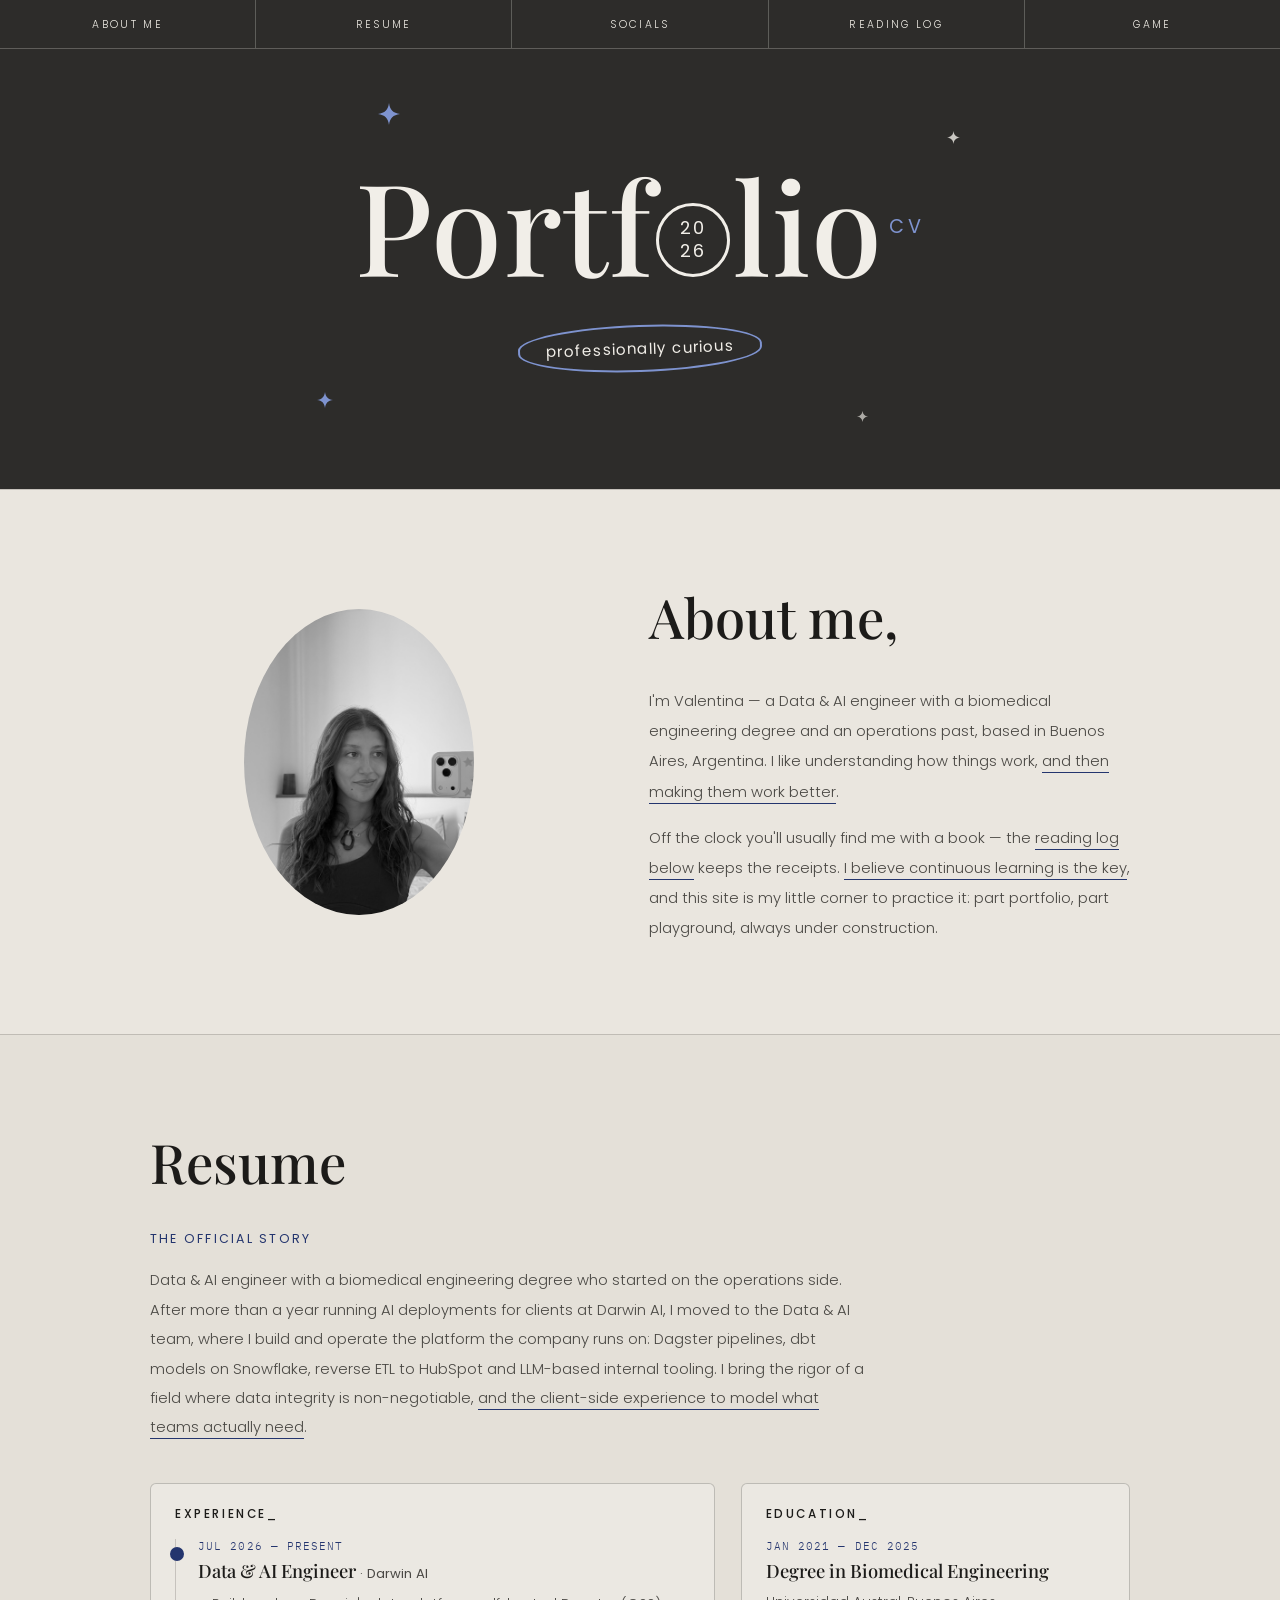
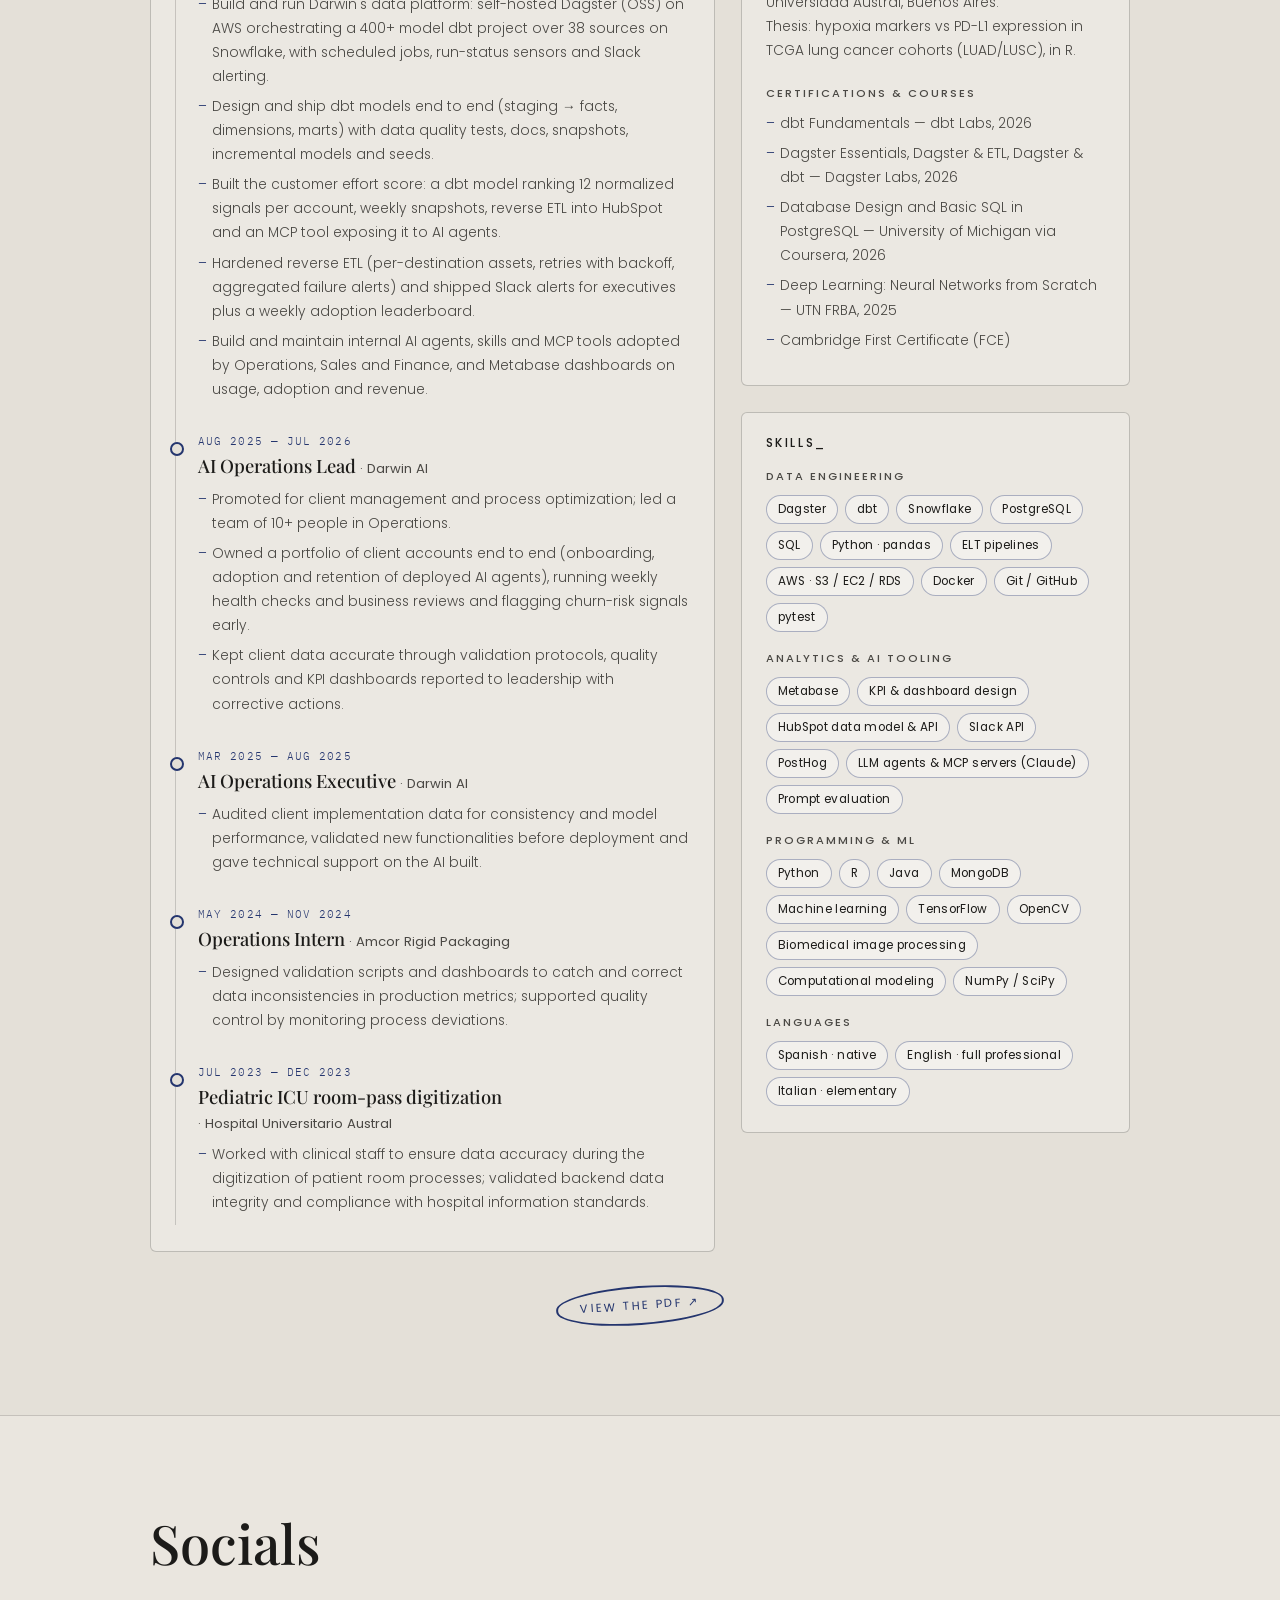
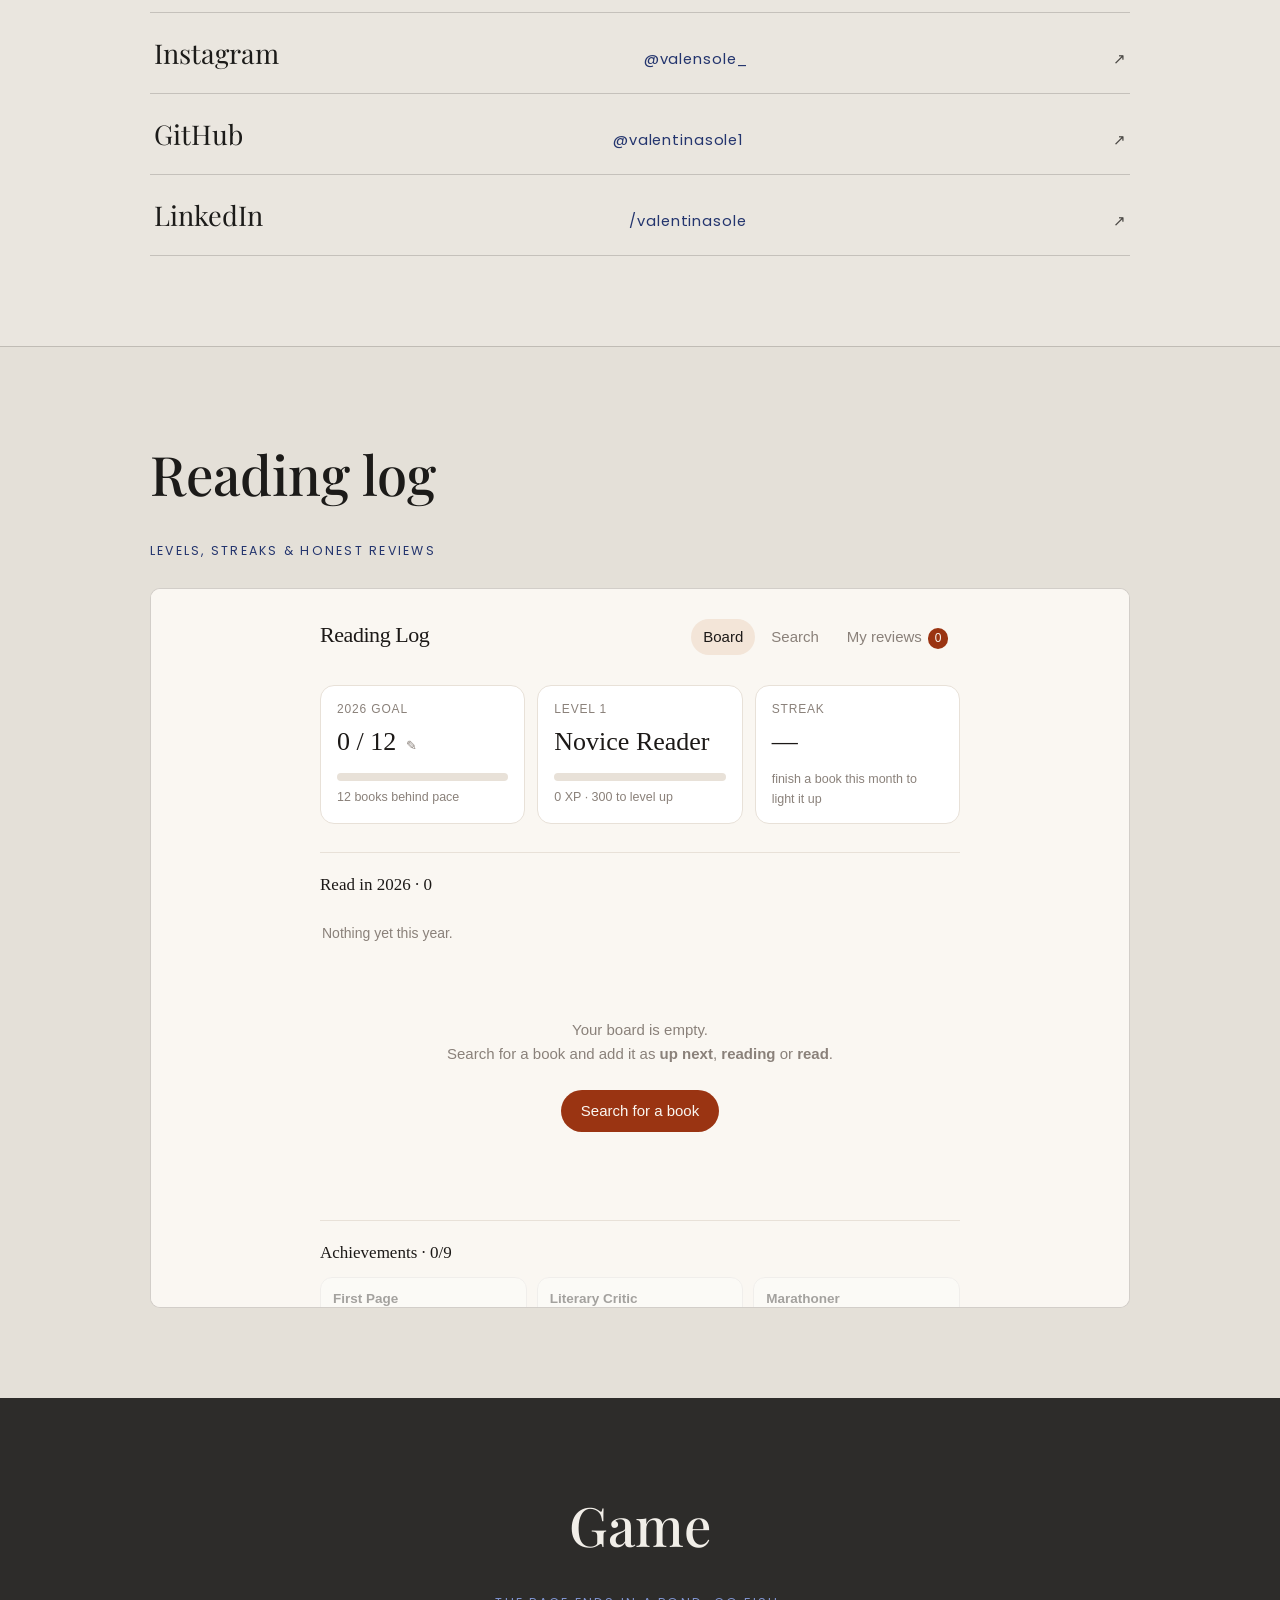
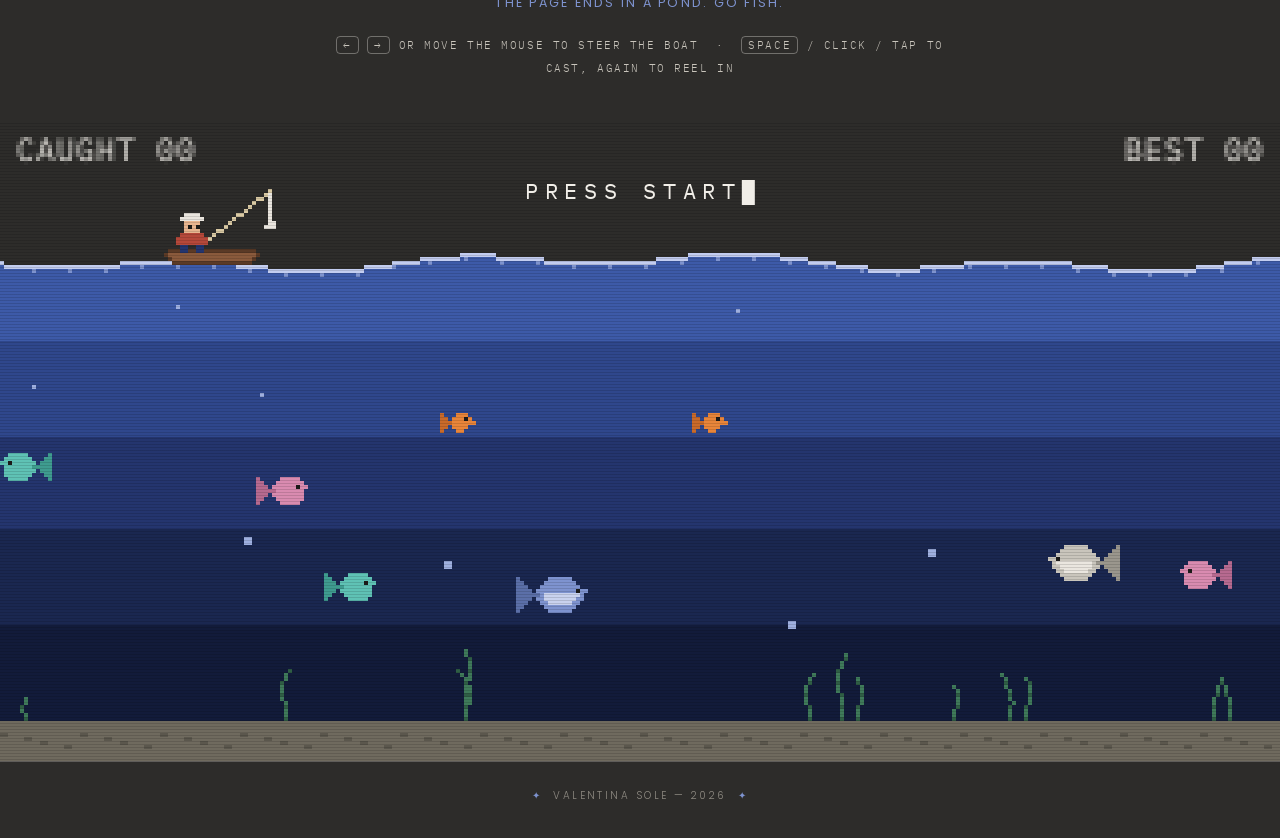
<file: index.html>
<!DOCTYPE html>
<html lang="en">
<head>
<meta charset="UTF-8">
<meta name="viewport" content="width=device-width, initial-scale=1.0">
<meta name="color-scheme" content="light">
<title>Valentina</title>
<link rel="preconnect" href="https://fonts.googleapis.com">
<link rel="preconnect" href="https://fonts.gstatic.com" crossorigin>
<link href="https://fonts.googleapis.com/css2?family=Playfair+Display:ital,wght@0,500;0,600;1,500&family=Poppins:wght@300;400;500&family=IBM+Plex+Mono:wght@300;400;600&display=swap" rel="stylesheet">
<style>
  :root {
    --dark: #2d2c2a;
    --cream: #eae6df;
    --cream-2: #e4e0d8;
    --ink: #1c1b19;
    --ink-soft: #4a4844;
    --blue: #24356e;
    --blue-soft: #7e93cf;
    --hair: rgba(28, 27, 25, .18);
    --hair-light: rgba(241, 238, 232, .25);
    --serif: "Playfair Display", Georgia, serif;
    --sans: "Poppins", "Helvetica Neue", sans-serif;
    --mono: "IBM Plex Mono", ui-monospace, Menlo, monospace;
  }
  * { box-sizing: border-box; margin: 0; padding: 0; }
  html { scroll-behavior: smooth; }
  body {
    background: var(--cream);
    color: var(--ink);
    font-family: var(--sans);
    font-weight: 300;
    min-height: 100dvh;
  }
  ::selection { background: var(--blue); color: #fff; }

  /* ── top nav ───────────────────────────────────────────── */
  nav {
    position: sticky;
    top: 0;
    z-index: 50;
    display: flex;
    background: var(--dark);
    color: #efece5;
    border-bottom: 1px solid var(--hair-light);
    overflow-x: auto;
    scrollbar-width: none;
  }
  nav::-webkit-scrollbar { display: none; }
  nav a {
    flex: 1;
    text-align: center;
    padding: 17px 18px 15px;
    color: inherit;
    text-decoration: none;
    font-size: .66rem;
    letter-spacing: .22em;
    text-transform: uppercase;
    white-space: nowrap;
    transition: color .25s;
  }
  nav a + a { border-left: 1px solid var(--hair-light); }
  nav a:hover { color: var(--blue-soft); }

  section { scroll-margin-top: 58px; }

  /* ── hero ──────────────────────────────────────────────── */
  .hero {
    background: var(--dark);
    color: #f1eee8;
    padding: clamp(70px, 12vh, 130px) 24px clamp(80px, 13vh, 140px);
    text-align: center;
    position: relative;
    overflow: hidden;
  }
  .hero-inner { position: relative; display: inline-block; }
  .hero h1 {
    font-family: var(--serif);
    font-weight: 500;
    font-size: clamp(3.4rem, 13vw, 8rem);
    line-height: 1.05;
    letter-spacing: .01em;
  }
  .o-year {
    display: inline-block;
    position: relative;
    width: .58em; height: .58em;
    border: .026em solid currentColor;
    border-radius: 50%;
    margin: 0 .02em;
  }
  .o-year .yr {
    position: absolute;
    inset: 0;
    display: grid;
    place-content: center;
  }
  .o-year .yr span {
    display: block;
    font-family: var(--sans);
    font-weight: 400;
    font-size: .14em;
    letter-spacing: .12em;
    line-height: 1.25;
  }
  .cv {
    font-family: var(--sans);
    font-weight: 400;
    font-size: .15em;
    letter-spacing: .2em;
    text-transform: uppercase;
    color: var(--blue-soft);
    vertical-align: super;
    margin-left: .3em;
  }
  .pill {
    display: inline-block;
    margin-top: 34px;
    font-size: clamp(.8rem, 1.8vw, .95rem);
    font-weight: 400;
    letter-spacing: .08em;
    padding: 10px 26px;
    border: 2px solid var(--blue-soft);
    border-radius: 50%/ 46%;
    transform: rotate(-2deg);
    color: #f1eee8;
  }
  .spark { position: absolute; color: var(--blue-soft); pointer-events: none; }
  .spark svg { width: 100%; height: 100%; display: block; }
  .s1 { width: 22px; top: -3.4em; left: 4%; }
  .s2 { width: 13px; top: -1.6em; right: -2.2em; color: #f1eee8; opacity: .8; }
  .s3 { width: 16px; bottom: -2.2em; left: -2.4em; }
  .s4 { width: 11px; bottom: -3.1em; right: 10%; color: #f1eee8; opacity: .65; }

  /* ── sections ──────────────────────────────────────────── */
  .band { padding: clamp(64px, 10vh, 110px) 24px; border-top: 1px solid var(--hair); }
  .band.alt { background: var(--cream-2); }
  .wrap { max-width: 980px; margin: 0 auto; }
  h2 {
    font-family: var(--serif);
    font-weight: 500;
    font-size: clamp(2.3rem, 6vw, 3.4rem);
    margin-bottom: .6em;
  }
  .u { border-bottom: 1.5px solid var(--blue); padding-bottom: 1px; }
  .hand-note {
    color: var(--blue);
    font-size: .78rem;
    font-weight: 400;
    letter-spacing: .18em;
    text-transform: uppercase;
  }

  /* ── about ─────────────────────────────────────────────── */
  .about-grid {
    display: grid;
    grid-template-columns: minmax(280px, 1fr) minmax(280px, 1.15fr);
    gap: clamp(40px, 7vw, 80px);
    align-items: center;
  }
  @media (max-width: 720px) { .about-grid { grid-template-columns: 1fr; } }
  .photo-cluster { display: grid; place-items: center; padding: 20px 30px; }
  .photo-oval {
    width: min(230px, 60vw);
    aspect-ratio: 3 / 4;
    border-radius: 50%;
    display: block;
    object-fit: cover;
    object-position: 36% 50%; /* photo-5096; use 50% 88% for photo-5092 */
    filter: grayscale(1);
  }
  .about-text p { line-height: 2.05; font-size: .92rem; color: var(--ink-soft); }
  .about-text p + p { margin-top: 1.1em; }

  /* ── resume ────────────────────────────────────────────── */
  .cv-summary {
    max-width: 720px;
    margin: 18px 0 40px;
    line-height: 2;
    font-size: .92rem;
    color: var(--ink-soft);
  }
  .cv-grid {
    display: grid;
    grid-template-columns: minmax(0, 1.45fr) minmax(0, 1fr);
    gap: 26px;
    margin-top: 10px;
    align-items: start;
  }
  .cv-side { display: grid; gap: 26px; }
  @media (max-width: 760px) { .cv-grid { grid-template-columns: 1fr; } }
  .cv-block {
    border: 1.5px solid rgba(28, 27, 25, .22);
    border-radius: 6px;
    padding: 22px 24px 26px;
    background: rgba(255, 255, 255, .25);
  }
  .cv-block h3 {
    font-family: var(--sans);
    font-weight: 500;
    font-size: .74rem;
    letter-spacing: .22em;
    margin-bottom: 16px;
  }
  .timeline { list-style: none; }
  .timeline > li {
    position: relative;
    padding: 0 0 26px 22px;
    border-left: 1.5px solid var(--hair);
  }
  .timeline > li:last-child { padding-bottom: 4px; }
  .timeline > li::before {
    content: "";
    position: absolute;
    left: -6px; top: 8px;
    width: 10px; height: 10px;
    border-radius: 50%;
    background: var(--cream-2);
    border: 2px solid var(--blue);
  }
  .timeline > li:first-child::before { background: var(--blue); }
  .when {
    display: block;
    font-family: var(--mono);
    font-size: .68rem;
    letter-spacing: .1em;
    text-transform: uppercase;
    color: var(--blue);
    margin-bottom: 6px;
  }
  .timeline h4, .edu h4 {
    font-family: var(--serif);
    font-weight: 500;
    font-size: 1.15rem;
    line-height: 1.3;
  }
  .at { font-family: var(--sans); font-weight: 400; font-size: .82rem; color: var(--ink-soft); white-space: nowrap; }
  .timeline ul, .edu ul { list-style: none; margin-top: 10px; }
  .timeline ul li, .edu ul li {
    position: relative;
    padding-left: 14px;
    margin: 6px 0;
    font-size: .86rem;
    line-height: 1.75;
    color: var(--ink-soft);
  }
  .timeline ul li::before, .edu ul li::before {
    content: "–";
    position: absolute;
    left: 0; top: 0;
    color: var(--blue);
  }
  .edu p { font-size: .86rem; line-height: 1.75; color: var(--ink-soft); margin-top: 8px; }
  .edu h5 {
    font-family: var(--sans);
    font-weight: 500;
    font-size: .7rem;
    letter-spacing: .18em;
    text-transform: uppercase;
    color: var(--ink-soft);
    margin: 22px 0 6px;
  }
  .skill-group + .skill-group { margin-top: 18px; }
  .skill-group h5 {
    font-family: var(--sans);
    font-weight: 500;
    font-size: .7rem;
    letter-spacing: .18em;
    text-transform: uppercase;
    color: var(--ink-soft);
    margin-bottom: 10px;
  }
  .chips { display: flex; flex-wrap: wrap; gap: 7px; }
  .chips span {
    font-size: .74rem;
    font-weight: 400;
    letter-spacing: .03em;
    padding: 5px 11px;
    border: 1px solid rgba(36, 53, 110, .35);
    border-radius: 999px;
    color: var(--ink);
    background: rgba(255, 255, 255, .35);
  }
  .stamp {
    display: inline-block;
    border: 2px solid var(--blue);
    color: var(--blue);
    padding: 9px 22px;
    font-weight: 400;
    letter-spacing: .2em;
    font-size: .72rem;
    text-transform: uppercase;
    transform: rotate(-4deg);
    border-radius: 50% / 48%;
    margin-top: 34px;
    text-decoration: none;
    transition: transform .25s, background .25s, color .25s;
  }
  a.stamp:hover { transform: rotate(-4deg) scale(1.04); background: var(--blue); color: var(--cream); }
  .center { text-align: center; }

  /* ── socials ───────────────────────────────────────────── */
  .social-list { margin-top: 6px; }
  .social-row {
    display: flex;
    align-items: baseline;
    justify-content: space-between;
    gap: 18px;
    padding: 22px 4px;
    border-top: 1px solid var(--hair);
    text-decoration: none;
    color: inherit;
  }
  .social-row:last-child { border-bottom: 1px solid var(--hair); }
  .social-row .net {
    font-family: var(--serif);
    font-size: clamp(1.3rem, 3vw, 1.7rem);
    transition: color .25s;
  }
  .social-row .handle {
    font-weight: 400;
    font-size: .92rem;
    letter-spacing: .06em;
    color: var(--blue);
    white-space: nowrap;
  }
  .social-row .go { font-size: .95rem; color: var(--ink-soft); transition: transform .25s; }
  .social-row:hover .net { color: var(--blue); }
  .social-row:hover .go { transform: translate(3px, -3px); }

  /* ── reading log ───────────────────────────────────────── */
  .log-frame {
    display: block;
    width: 100%;
    height: 80vh;
    border: 1px solid var(--hair);
    border-radius: 10px;
    background: #faf6f0;
    margin-top: 28px;
  }

  /* ── game: the pond ────────────────────────────────────── */
  .band.dark {
    background: var(--dark);
    color: #f1eee8;
    border-top: 0;
    text-align: center;
  }
  .band.pond { padding-left: 0; padding-right: 0; padding-bottom: 0; }
  .band.pond .wrap { padding: 0 24px; }
  .band.pond .hand-note { color: var(--blue-soft); }
  .pond-help {
    font-family: var(--mono);
    font-size: .7rem;
    letter-spacing: .14em;
    text-transform: uppercase;
    color: #c9c5bc;
    margin: 22px auto 0;
    max-width: 620px;
    line-height: 2.1;
  }
  .pond-help kbd {
    font: inherit;
    padding: 1px 6px;
    border: 1px solid rgba(241, 238, 232, .35);
    border-radius: 4px;
  }
  .pond-wrap { position: relative; margin-top: 40px; }
  #pond {
    display: block;
    width: 100%;
    height: clamp(320px, 72vh, 640px);
    background: var(--dark);
    image-rendering: crisp-edges;
    image-rendering: pixelated;
    cursor: crosshair;
    outline: none;
    touch-action: pan-y;
    -webkit-tap-highlight-color: transparent;
  }
  #pond:focus-visible { box-shadow: inset 0 0 0 2px var(--blue-soft); }
  .pond-wrap::after {
    content: "";
    position: absolute;
    inset: 0;
    pointer-events: none;
    background: repeating-linear-gradient(to bottom, transparent 0 2px, rgba(0, 0, 0, .13) 2px 3px);
  }
  .press-start {
    font-family: var(--mono);
    font-size: 1.4rem;
    letter-spacing: .3em;
    color: #f1eee8;
  }
  .press-start.overlay {
    position: absolute;
    left: 50%;
    top: 7%;
    transform: translateX(-50%);
    z-index: 1;
    margin: 0;
    padding: 10px 16px;
    background: none;
    border: 0;
    cursor: pointer;
    transition: color .25s;
  }
  .press-start.overlay:hover, .press-start.overlay:focus-visible { color: var(--blue-soft); outline: none; }
  .press-start.overlay[hidden] { display: none; }
  .cursor {
    display: inline-block; width: .6em; height: 1.1em;
    background: currentColor; vertical-align: text-bottom;
    animation: blink 1.05s steps(1) infinite;
  }
  @keyframes blink { 50% { opacity: 0; } }

  footer {
    background: var(--dark);
    color: #8f8b83;
    text-align: center;
    padding: 26px 20px 34px;
    font-size: .64rem;
    letter-spacing: .24em;
    text-transform: uppercase;
    border-top: 1px solid var(--hair-light);
  }
  footer .fs { color: var(--blue-soft); }

  @media (prefers-reduced-motion: reduce) {
    html { scroll-behavior: auto; }
    .cursor { animation: none; }
  }
</style>
</head>
<body>

<nav aria-label="Sections">
  <a href="#about">About me</a>
  <a href="#resume">Resume</a>
  <a href="#socials">Socials</a>
  <a href="#reading-log">Reading log</a>
  <a href="#game">Game</a>
</nav>

<header class="hero">
  <div class="hero-inner">
    <span class="spark s1" aria-hidden="true"><svg viewBox="0 0 24 24" fill="currentColor"><path d="M12 0c1 7.5 4.5 11 12 12-7.5 1-11 4.5-12 12-1-7.5-4.5-11-12-12C7.5 11 11 7.5 12 0Z"/></svg></span>
    <span class="spark s2" aria-hidden="true"><svg viewBox="0 0 24 24" fill="currentColor"><path d="M12 0c1 7.5 4.5 11 12 12-7.5 1-11 4.5-12 12-1-7.5-4.5-11-12-12C7.5 11 11 7.5 12 0Z"/></svg></span>
    <span class="spark s3" aria-hidden="true"><svg viewBox="0 0 24 24" fill="currentColor"><path d="M12 0c1 7.5 4.5 11 12 12-7.5 1-11 4.5-12 12-1-7.5-4.5-11-12-12C7.5 11 11 7.5 12 0Z"/></svg></span>
    <span class="spark s4" aria-hidden="true"><svg viewBox="0 0 24 24" fill="currentColor"><path d="M12 0c1 7.5 4.5 11 12 12-7.5 1-11 4.5-12 12-1-7.5-4.5-11-12-12C7.5 11 11 7.5 12 0Z"/></svg></span>
    <h1 aria-label="Portfolio"><span aria-hidden="true">Portf<span class="o-year"><span class="yr"><span>20</span><span>26</span></span></span>lio<span class="cv">cv</span></span></h1>
    <div><span class="pill">professionally curious</span></div>
  </div>
</header>

<main>

  <!-- ABOUT ME -->
  <section class="band" id="about">
    <div class="wrap about-grid">
      <div class="photo-cluster">
        <img class="photo-oval" src="assets/photo-5096.jpg" alt="Portrait of Valentina">
      </div>
      <div class="about-text">
        <h2>About me,</h2>
        <p>I'm Valentina — a Data &amp; AI engineer with a biomedical engineering degree and an operations past, based in Buenos Aires, Argentina. I like understanding how things work, <span class="u">and then making them work better</span>.</p>
        <p>Off the clock you'll usually find me with a book — the <a class="u" href="#reading-log" style="color:inherit;text-decoration:none">reading log below</a> keeps the receipts. <span class="u">I believe continuous learning is the key</span>, and this site is my little corner to practice it: part portfolio, part playground, always under construction.</p>
      </div>
    </div>
  </section>

  <!-- RESUME -->
  <section class="band alt" id="resume">
    <div class="wrap">
      <h2>Resume</h2>
      <p class="hand-note">the official story</p>
      <p class="cv-summary">Data &amp; AI engineer with a biomedical engineering degree who started on the operations side. After more than a year running AI deployments for clients at Darwin AI, I moved to the Data &amp; AI team, where I build and operate the platform the company runs on: Dagster pipelines, dbt models on Snowflake, reverse ETL to HubSpot and LLM-based internal tooling. I bring the rigor of a field where data integrity is non-negotiable, <span class="u">and the client-side experience to model what teams actually need</span>.</p>

      <div class="cv-grid">
        <div class="cv-block">
          <h3>EXPERIENCE_</h3>
          <ol class="timeline">
            <li>
              <span class="when">Jul 2026 — Present</span>
              <h4>Data &amp; AI Engineer <span class="at">· Darwin AI</span></h4>
              <ul>
                <li>Build and run Darwin's data platform: self-hosted Dagster (OSS) on AWS orchestrating a 400+ model dbt project over 38 sources on Snowflake, with scheduled jobs, run-status sensors and Slack alerting.</li>
                <li>Design and ship dbt models end to end (staging → facts, dimensions, marts) with data quality tests, docs, snapshots, incremental models and seeds.</li>
                <li>Built the customer effort score: a dbt model ranking 12 normalized signals per account, weekly snapshots, reverse ETL into HubSpot and an MCP tool exposing it to AI agents.</li>
                <li>Hardened reverse ETL (per-destination assets, retries with backoff, aggregated failure alerts) and shipped Slack alerts for executives plus a weekly adoption leaderboard.</li>
                <li>Build and maintain internal AI agents, skills and MCP tools adopted by Operations, Sales and Finance, and Metabase dashboards on usage, adoption and revenue.</li>
              </ul>
            </li>
            <li>
              <span class="when">Aug 2025 — Jul 2026</span>
              <h4>AI Operations Lead <span class="at">· Darwin AI</span></h4>
              <ul>
                <li>Promoted for client management and process optimization; led a team of 10+ people in Operations.</li>
                <li>Owned a portfolio of client accounts end to end (onboarding, adoption and retention of deployed AI agents), running weekly health checks and business reviews and flagging churn-risk signals early.</li>
                <li>Kept client data accurate through validation protocols, quality controls and KPI dashboards reported to leadership with corrective actions.</li>
              </ul>
            </li>
            <li>
              <span class="when">Mar 2025 — Aug 2025</span>
              <h4>AI Operations Executive <span class="at">· Darwin AI</span></h4>
              <ul>
                <li>Audited client implementation data for consistency and model performance, validated new functionalities before deployment and gave technical support on the AI built.</li>
              </ul>
            </li>
            <li>
              <span class="when">May 2024 — Nov 2024</span>
              <h4>Operations Intern <span class="at">· Amcor Rigid Packaging</span></h4>
              <ul>
                <li>Designed validation scripts and dashboards to catch and correct data inconsistencies in production metrics; supported quality control by monitoring process deviations.</li>
              </ul>
            </li>
            <li>
              <span class="when">Jul 2023 — Dec 2023</span>
              <h4>Pediatric ICU room-pass digitization <span class="at">· Hospital Universitario Austral</span></h4>
              <ul>
                <li>Worked with clinical staff to ensure data accuracy during the digitization of patient room processes; validated backend data integrity and compliance with hospital information standards.</li>
              </ul>
            </li>
          </ol>
        </div>

        <div class="cv-side">
          <div class="cv-block edu">
            <h3>EDUCATION_</h3>
            <span class="when">Jan 2021 — Dec 2025</span>
            <h4>Degree in Biomedical Engineering</h4>
            <p>Universidad Austral, Buenos Aires.<br>Thesis: hypoxia markers vs PD-L1 expression in TCGA lung cancer cohorts (LUAD/LUSC), in R.</p>
            <h5>Certifications &amp; courses</h5>
            <ul>
              <li>dbt Fundamentals — dbt Labs, 2026</li>
              <li>Dagster Essentials, Dagster &amp; ETL, Dagster &amp; dbt — Dagster Labs, 2026</li>
              <li>Database Design and Basic SQL in PostgreSQL — University of Michigan via Coursera, 2026</li>
              <li>Deep Learning: Neural Networks from Scratch — UTN FRBA, 2025</li>
              <li>Cambridge First Certificate (FCE)</li>
            </ul>
          </div>

          <div class="cv-block">
            <h3>SKILLS_</h3>
            <div class="skill-group">
              <h5>Data engineering</h5>
              <div class="chips"><span>Dagster</span><span>dbt</span><span>Snowflake</span><span>PostgreSQL</span><span>SQL</span><span>Python · pandas</span><span>ELT pipelines</span><span>AWS · S3 / EC2 / RDS</span><span>Docker</span><span>Git / GitHub</span><span>pytest</span></div>
            </div>
            <div class="skill-group">
              <h5>Analytics &amp; AI tooling</h5>
              <div class="chips"><span>Metabase</span><span>KPI &amp; dashboard design</span><span>HubSpot data model &amp; API</span><span>Slack API</span><span>PostHog</span><span>LLM agents &amp; MCP servers (Claude)</span><span>Prompt evaluation</span></div>
            </div>
            <div class="skill-group">
              <h5>Programming &amp; ML</h5>
              <div class="chips"><span>Python</span><span>R</span><span>Java</span><span>MongoDB</span><span>Machine learning</span><span>TensorFlow</span><span>OpenCV</span><span>Biomedical image processing</span><span>Computational modeling</span><span>NumPy / SciPy</span></div>
            </div>
            <div class="skill-group">
              <h5>Languages</h5>
              <div class="chips"><span>Spanish · native</span><span>English · full professional</span><span>Italian · elementary</span></div>
            </div>
          </div>
        </div>
      </div>
      <p class="center"><a class="stamp" href="assets/Valentina-Sole-CV.pdf" target="_blank" rel="noopener">view the pdf ↗</a></p>
    </div>
  </section>

  <!-- SOCIALS -->
  <section class="band" id="socials">
    <div class="wrap">
      <h2>Socials</h2>
      <div class="social-list">
        <a class="social-row" href="https://www.instagram.com/valensole_/" target="_blank" rel="noopener">
          <span class="net">Instagram</span><span class="handle">@valensole_</span><span class="go">↗</span>
        </a>
        <a class="social-row" href="https://github.com/valentinasole1" target="_blank" rel="noopener">
          <span class="net">GitHub</span><span class="handle">@valentinasole1</span><span class="go">↗</span>
        </a>
        <a class="social-row" href="https://www.linkedin.com/in/valentinasole/" target="_blank" rel="noopener">
          <span class="net">LinkedIn</span><span class="handle">/valentinasole</span><span class="go">↗</span>
        </a>
      </div>
    </div>
  </section>

  <!-- READING LOG -->
  <section class="band alt" id="reading-log">
    <div class="wrap">
      <h2>Reading log</h2>
      <p class="hand-note">levels, streaks &amp; honest reviews</p>
      <iframe class="log-frame" title="Reading log" src="bitacora.html" loading="lazy"></iframe>
    </div>
  </section>

  <!-- GAME -->
  <section class="band dark pond" id="game">
    <div class="wrap">
      <h2>Game</h2>
      <p class="hand-note">the page ends in a pond. go fish.</p>
      <p class="pond-help"><kbd>←</kbd> <kbd>→</kbd> or move the mouse to steer the boat &nbsp;·&nbsp; <kbd>space</kbd> / click / tap to cast, again to reel in</p>
    </div>
    <div class="pond-wrap">
      <canvas id="pond" tabindex="0" aria-label="Fishing game. Steer the boat with the arrow keys or the pointer, press space or tap to cast the line and catch fish."></canvas>
      <button class="press-start overlay" id="pond-start" type="button">PRESS START<span class="cursor" aria-hidden="true"></span></button>
    </div>
  </section>

</main>

<footer><span class="fs">✦</span> &nbsp;Valentina Sole — 2026&nbsp; <span class="fs">✦</span></footer>

<script src="game.js" defer></script>
</body>
</html>
</file>
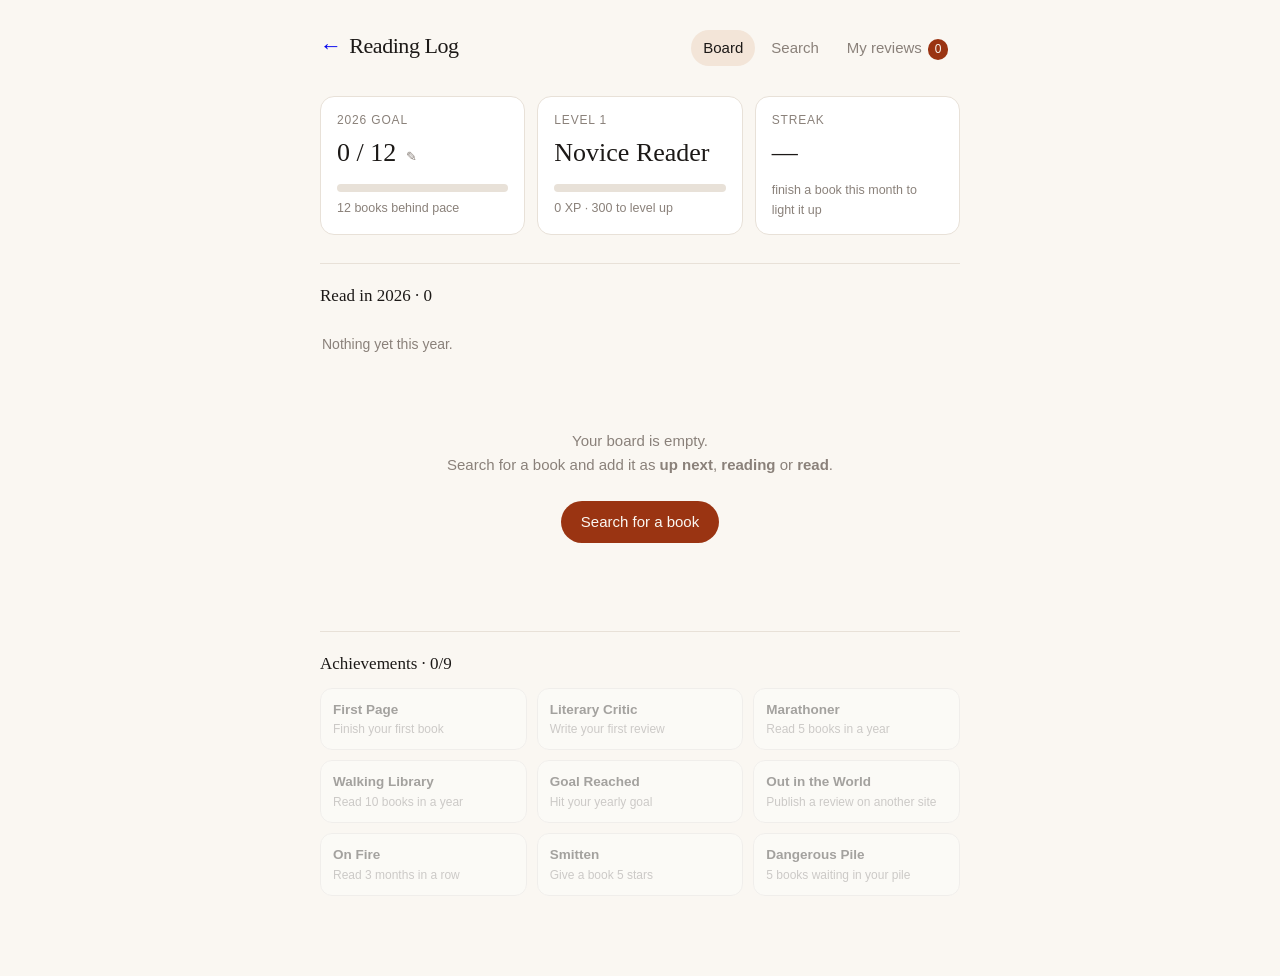
<file: bitacora.html>
<!DOCTYPE html>
<html lang="en">
<head>
  <meta charset="UTF-8">
  <meta name="viewport" content="width=device-width, initial-scale=1.0">
  <title>Reading Log</title>
  <link rel="stylesheet" href="style.css">
</head>
<body>
  <header>
    <div class="brand"><a href="index.html" title="Back to the site" style="text-decoration:none;margin-right:.35em">←</a>Reading Log</div>
    <nav>
      <button id="tab-board" class="tab active">Board</button>
      <button id="tab-search" class="tab">Search</button>
      <button id="tab-mine" class="tab">My reviews <span id="mine-count" class="count" hidden></span></button>
    </nav>
  </header>

  <main>
    <section id="view-board"></section>

    <section id="view-search" hidden>
      <form id="search-form">
        <input id="search-input" type="search" placeholder="Search for a book by title, author or ISBN…" autocomplete="off">
      </form>
      <div id="status" class="status"></div>
      <div id="results"></div>
      <div id="detail" hidden></div>
    </section>

    <section id="view-mine" hidden>
      <div id="mine-stats" class="status"></div>
      <div class="export-row">
        <button id="export-json" class="ghost">Export JSON</button>
        <button id="export-md" class="ghost">Copy Markdown</button>
        <button id="import-json" class="ghost">Import JSON</button>
      </div>
      <div id="mine-list"></div>
    </section>
  </main>

  <div id="toast" class="toast" hidden></div>
  <script>
    // dentro del iframe de index.html no hace falta la flecha para "volver"
    if (window.self !== window.top) document.querySelector('.brand a')?.remove();
  </script>
  <script src="app.js"></script>
</body>
</html>
</file>
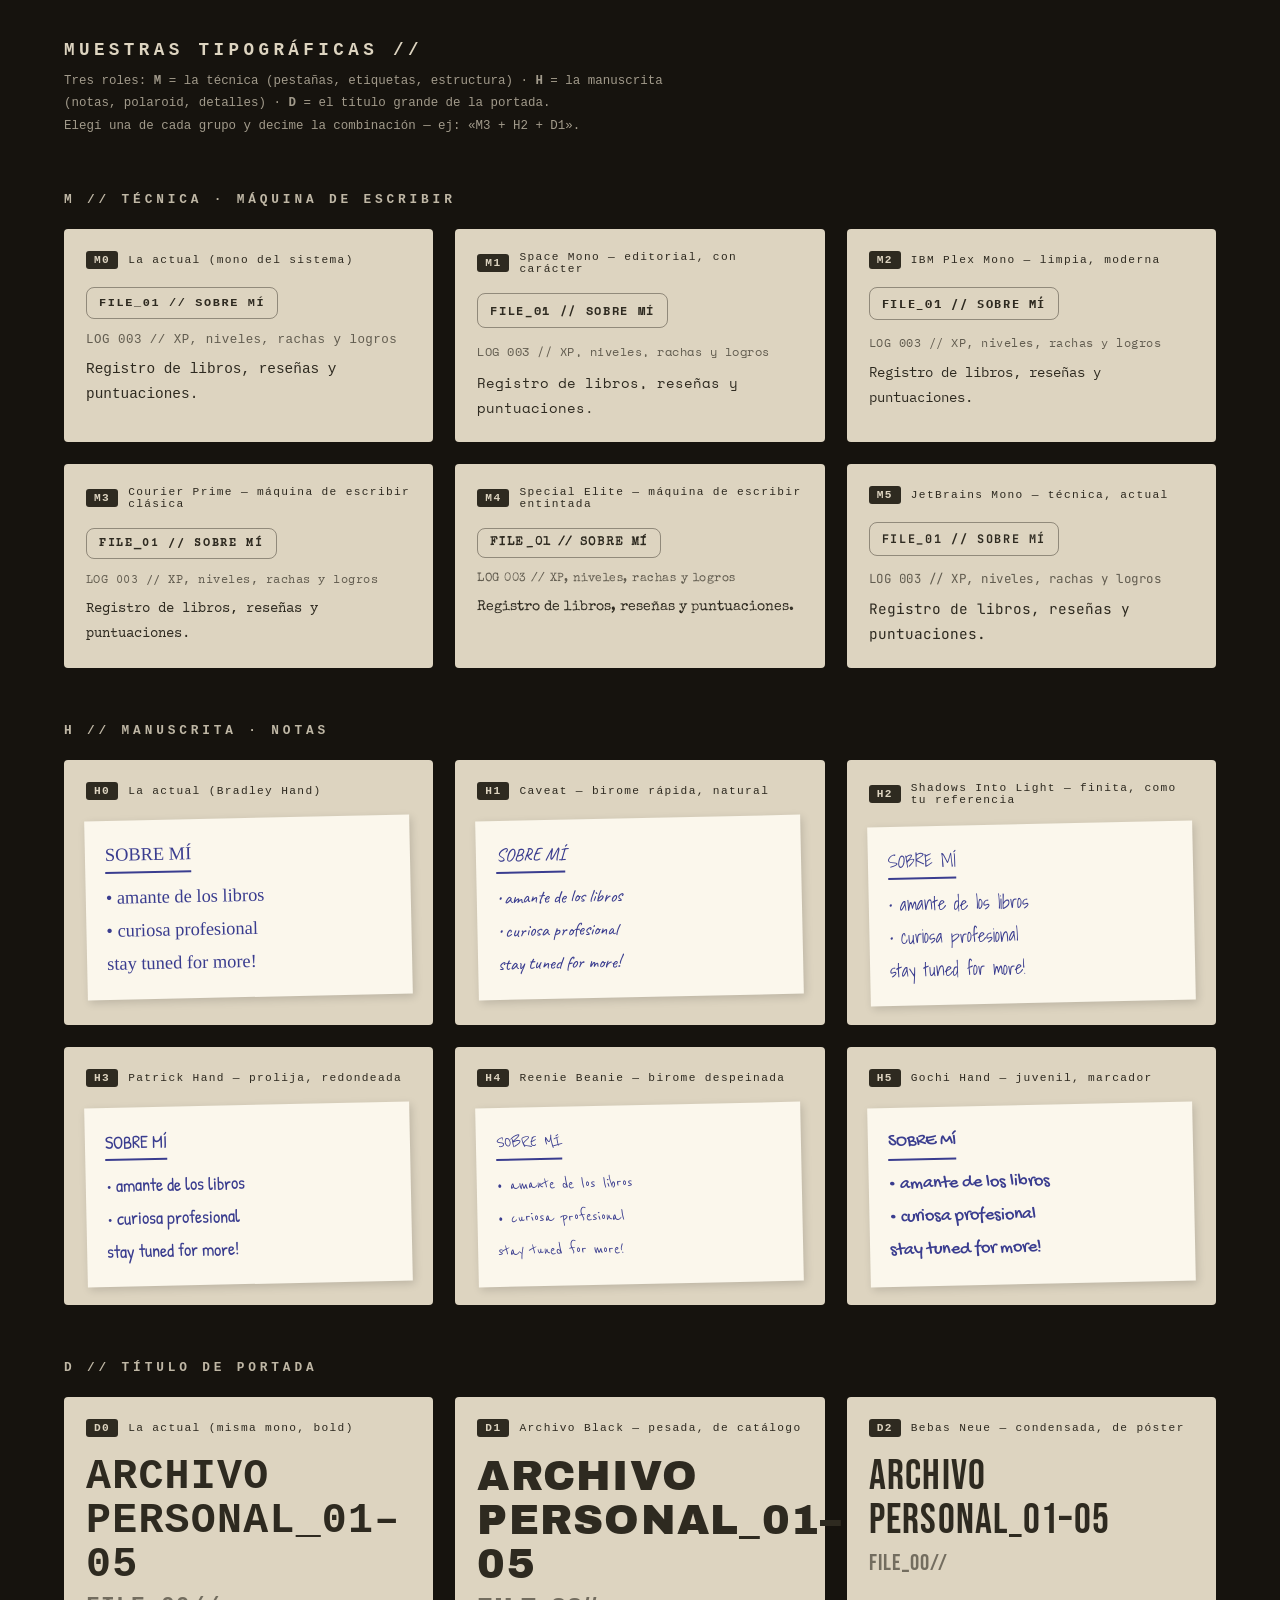
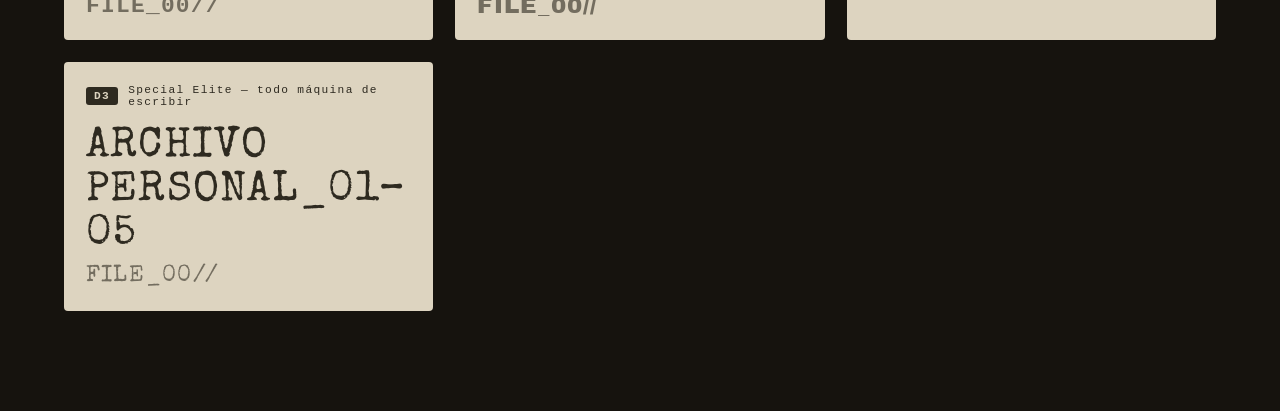
<file: fonts.html>
<!DOCTYPE html>
<html lang="es">
<head>
<meta charset="UTF-8">
<meta name="viewport" content="width=device-width, initial-scale=1.0">
<title>Muestras tipográficas</title>
<link rel="preconnect" href="https://fonts.googleapis.com">
<link rel="preconnect" href="https://fonts.gstatic.com" crossorigin>
<link href="https://fonts.googleapis.com/css2?family=Space+Mono:wght@400;700&family=IBM+Plex+Mono:wght@400;600&family=Courier+Prime:wght@400;700&family=Special+Elite&family=JetBrains+Mono:wght@400;700&family=Caveat:wght@400;600&family=Shadows+Into+Light&family=Patrick+Hand&family=Reenie+Beanie&family=Gochi+Hand&family=Archivo+Black&family=Bebas+Neue&display=swap" rel="stylesheet">
<style>
  * { box-sizing: border-box; margin: 0; padding: 0; }
  body {
    background: #16130e;
    color: #ddd4c0;
    font-family: ui-monospace, Menlo, monospace;
    padding: 40px clamp(20px, 5vw, 70px) 90px;
  }
  h1 { font-size: 1.1rem; letter-spacing: .25em; margin-bottom: 10px; }
  .howto { font-size: .78rem; opacity: .7; line-height: 1.8; margin-bottom: 50px; max-width: 640px; }
  h2 { font-size: .8rem; letter-spacing: .3em; margin: 55px 0 22px; opacity: .85; }
  .grid { display: grid; grid-template-columns: repeat(auto-fill, minmax(290px, 1fr)); gap: 22px; }

  .card {
    background: #ddd4c0;
    color: #2e2a20;
    padding: 22px;
    border-radius: 4px;
  }
  .card header {
    font-size: .7rem;
    letter-spacing: .12em;
    display: flex;
    gap: 10px;
    align-items: center;
    margin-bottom: 18px;
    font-family: ui-monospace, Menlo, monospace;
  }
  .card header .tag {
    background: #2e2a20;
    color: #ddd4c0;
    padding: 3px 8px;
    border-radius: 3px;
    font-weight: 700;
  }
  .card .demo * { font-family: var(--f); }

  /* demo mono: pestaña + log + texto */
  .chip {
    display: inline-block;
    border: 1px solid rgba(30,26,18,.4);
    border-radius: 8px;
    padding: 8px 12px;
    font-size: .74rem;
    letter-spacing: .14em;
    font-weight: 700;
    margin-bottom: 14px;
  }
  .log { font-size: .78rem; opacity: .7; margin-bottom: 10px; letter-spacing: .04em; }
  .body-copy { font-size: .9rem; line-height: 1.7; }

  /* demo manuscrita: la nota */
  .note {
    background: #fbf7ec;
    color: #3a3d8f;
    padding: 18px 20px;
    box-shadow: 2px 3px 8px rgba(0,0,0,.15);
    transform: rotate(-1.2deg);
    font-size: 1.15rem;
    line-height: 1.8;
  }
  .note .title { border-bottom: 2px solid #3a3d8f; display: inline-block; margin-bottom: 8px; }

  /* demo display: título de portada */
  .cover-demo {
    font-size: clamp(1.6rem, 3.4vw, 2.6rem);
    line-height: 1.05;
    letter-spacing: .03em;
  }
  .cover-demo small { display: block; font-size: .55em; opacity: .6; margin-top: 8px; }
</style>
</head>
<body>

<h1>MUESTRAS TIPOGRÁFICAS //</h1>
<p class="howto">
  Tres roles: <b>M</b> = la técnica (pestañas, etiquetas, estructura) · <b>H</b> = la manuscrita
  (notas, polaroid, detalles) · <b>D</b> = el título grande de la portada.<br>
  Elegí una de cada grupo y decime la combinación — ej: «M3 + H2 + D1».
</p>

<h2>M // TÉCNICA · MÁQUINA DE ESCRIBIR</h2>
<div class="grid">
  <article class="card" style="--f: ui-monospace, Menlo, monospace;">
    <header><span class="tag">M0</span> La actual (mono del sistema)</header>
    <div class="demo">
      <div class="chip">FILE_01 // SOBRE MÍ</div>
      <p class="log">LOG 003 // XP, niveles, rachas y logros</p>
      <p class="body-copy">Registro de libros, reseñas y puntuaciones.</p>
    </div>
  </article>
  <article class="card" style="--f: 'Space Mono', monospace;">
    <header><span class="tag">M1</span> Space Mono — editorial, con carácter</header>
    <div class="demo">
      <div class="chip">FILE_01 // SOBRE MÍ</div>
      <p class="log">LOG 003 // XP, niveles, rachas y logros</p>
      <p class="body-copy">Registro de libros, reseñas y puntuaciones.</p>
    </div>
  </article>
  <article class="card" style="--f: 'IBM Plex Mono', monospace;">
    <header><span class="tag">M2</span> IBM Plex Mono — limpia, moderna</header>
    <div class="demo">
      <div class="chip">FILE_01 // SOBRE MÍ</div>
      <p class="log">LOG 003 // XP, niveles, rachas y logros</p>
      <p class="body-copy">Registro de libros, reseñas y puntuaciones.</p>
    </div>
  </article>
  <article class="card" style="--f: 'Courier Prime', monospace;">
    <header><span class="tag">M3</span> Courier Prime — máquina de escribir clásica</header>
    <div class="demo">
      <div class="chip">FILE_01 // SOBRE MÍ</div>
      <p class="log">LOG 003 // XP, niveles, rachas y logros</p>
      <p class="body-copy">Registro de libros, reseñas y puntuaciones.</p>
    </div>
  </article>
  <article class="card" style="--f: 'Special Elite', monospace;">
    <header><span class="tag">M4</span> Special Elite — máquina de escribir entintada</header>
    <div class="demo">
      <div class="chip">FILE_01 // SOBRE MÍ</div>
      <p class="log">LOG 003 // XP, niveles, rachas y logros</p>
      <p class="body-copy">Registro de libros, reseñas y puntuaciones.</p>
    </div>
  </article>
  <article class="card" style="--f: 'JetBrains Mono', monospace;">
    <header><span class="tag">M5</span> JetBrains Mono — técnica, actual</header>
    <div class="demo">
      <div class="chip">FILE_01 // SOBRE MÍ</div>
      <p class="log">LOG 003 // XP, niveles, rachas y logros</p>
      <p class="body-copy">Registro de libros, reseñas y puntuaciones.</p>
    </div>
  </article>
</div>

<h2>H // MANUSCRITA · NOTAS</h2>
<div class="grid">
  <article class="card" style="--f: 'Bradley Hand', 'Comic Sans MS', cursive;">
    <header><span class="tag">H0</span> La actual (Bradley Hand)</header>
    <div class="demo">
      <div class="note"><span class="title">SOBRE MÍ</span><br>• amante de los libros<br>• curiosa profesional<br>stay tuned for more!</div>
    </div>
  </article>
  <article class="card" style="--f: 'Caveat', cursive;">
    <header><span class="tag">H1</span> Caveat — birome rápida, natural</header>
    <div class="demo">
      <div class="note"><span class="title">SOBRE MÍ</span><br>• amante de los libros<br>• curiosa profesional<br>stay tuned for more!</div>
    </div>
  </article>
  <article class="card" style="--f: 'Shadows Into Light', cursive;">
    <header><span class="tag">H2</span> Shadows Into Light — finita, como tu referencia</header>
    <div class="demo">
      <div class="note"><span class="title">SOBRE MÍ</span><br>• amante de los libros<br>• curiosa profesional<br>stay tuned for more!</div>
    </div>
  </article>
  <article class="card" style="--f: 'Patrick Hand', cursive;">
    <header><span class="tag">H3</span> Patrick Hand — prolija, redondeada</header>
    <div class="demo">
      <div class="note"><span class="title">SOBRE MÍ</span><br>• amante de los libros<br>• curiosa profesional<br>stay tuned for more!</div>
    </div>
  </article>
  <article class="card" style="--f: 'Reenie Beanie', cursive;">
    <header><span class="tag">H4</span> Reenie Beanie — birome despeinada</header>
    <div class="demo">
      <div class="note"><span class="title">SOBRE MÍ</span><br>• amante de los libros<br>• curiosa profesional<br>stay tuned for more!</div>
    </div>
  </article>
  <article class="card" style="--f: 'Gochi Hand', cursive;">
    <header><span class="tag">H5</span> Gochi Hand — juvenil, marcador</header>
    <div class="demo">
      <div class="note"><span class="title">SOBRE MÍ</span><br>• amante de los libros<br>• curiosa profesional<br>stay tuned for more!</div>
    </div>
  </article>
</div>

<h2>D // TÍTULO DE PORTADA</h2>
<div class="grid">
  <article class="card" style="--f: ui-monospace, Menlo, monospace;">
    <header><span class="tag">D0</span> La actual (misma mono, bold)</header>
    <div class="demo">
      <p class="cover-demo" style="font-weight:700">ARCHIVO<br>PERSONAL_01–05<small>FILE_00//</small></p>
    </div>
  </article>
  <article class="card" style="--f: 'Archivo Black', sans-serif;">
    <header><span class="tag">D1</span> Archivo Black — pesada, de catálogo</header>
    <div class="demo">
      <p class="cover-demo">ARCHIVO<br>PERSONAL_01–05<small>FILE_00//</small></p>
    </div>
  </article>
  <article class="card" style="--f: 'Bebas Neue', sans-serif;">
    <header><span class="tag">D2</span> Bebas Neue — condensada, de póster</header>
    <div class="demo">
      <p class="cover-demo">ARCHIVO<br>PERSONAL_01–05<small>FILE_00//</small></p>
    </div>
  </article>
  <article class="card" style="--f: 'Special Elite', monospace;">
    <header><span class="tag">D3</span> Special Elite — todo máquina de escribir</header>
    <div class="demo">
      <p class="cover-demo">ARCHIVO<br>PERSONAL_01–05<small>FILE_00//</small></p>
    </div>
  </article>
</div>

</body>
</html>
</file>
<file: style.css>
:root {
  --bg: #faf7f2;
  --fg: #1c1917;
  --muted: #8a817a;
  --line: #e8e1d8;
  --card: #ffffff;
  --accent: #9a3412;
  --accent-soft: #f3e5d8;
  --star: #b45309;
}

@media (prefers-color-scheme: dark) {
  :root {
    --bg: #141210;
    --fg: #e7e5e4;
    --muted: #a09a93;
    --line: #2c2825;
    --card: #1c1917;
    --accent: #fdba74;
    --accent-soft: #2e2318;
    --star: #fbbf24;
  }
}

* { box-sizing: border-box; margin: 0; padding: 0; }

body {
  background: var(--bg);
  color: var(--fg);
  font: 16px/1.6 -apple-system, BlinkMacSystemFont, "Segoe UI", Roboto, sans-serif;
  -webkit-font-smoothing: antialiased;
}

header {
  max-width: 680px;
  margin: 0 auto;
  padding: 28px 20px 8px;
  display: flex;
  align-items: baseline;
  justify-content: space-between;
  gap: 16px;
}

.brand {
  font-family: Georgia, "Times New Roman", serif;
  font-size: 22px;
  letter-spacing: -0.02em;
}

nav { display: flex; gap: 4px; }

.tab {
  background: none;
  border: none;
  color: var(--muted);
  font: inherit;
  font-size: 15px;
  padding: 6px 12px;
  border-radius: 999px;
  cursor: pointer;
}

.tab:hover { color: var(--fg); }
.tab.active { color: var(--fg); background: var(--accent-soft); }

.count {
  display: inline-block;
  min-width: 20px;
  text-align: center;
  font-size: 12px;
  background: var(--accent);
  color: var(--bg);
  border-radius: 999px;
  padding: 1px 6px;
  margin-left: 2px;
}

main {
  max-width: 680px;
  margin: 0 auto;
  padding: 12px 20px 80px;
}

/* ---- búsqueda ---- */

#search-input {
  width: 100%;
  font: inherit;
  font-size: 19px;
  color: var(--fg);
  background: none;
  border: none;
  border-bottom: 2px solid var(--line);
  padding: 12px 2px;
  outline: none;
  transition: border-color 0.2s;
}

#search-input:focus { border-bottom-color: var(--accent); }
#search-input::placeholder { color: var(--muted); }

.status {
  color: var(--muted);
  font-size: 14px;
  padding: 14px 2px;
}

.result {
  display: flex;
  gap: 14px;
  align-items: center;
  padding: 12px 8px;
  border-radius: 10px;
  cursor: pointer;
}

.result:hover { background: var(--card); }

.cover {
  width: 46px;
  height: 68px;
  object-fit: cover;
  border-radius: 4px;
  background: var(--line);
  flex-shrink: 0;
  box-shadow: 0 1px 4px rgba(0, 0, 0, 0.18);
}

.cover.placeholder {
  display: flex;
  align-items: center;
  justify-content: center;
  font-size: 20px;
}

.result .info { min-width: 0; }

.result .title {
  font-family: Georgia, serif;
  font-size: 17px;
  white-space: nowrap;
  overflow: hidden;
  text-overflow: ellipsis;
}

.result .meta {
  color: var(--muted);
  font-size: 13.5px;
}

.stars { color: var(--star); letter-spacing: 1px; }

/* ---- detalle ---- */

.back {
  background: none;
  border: none;
  color: var(--muted);
  font: inherit;
  font-size: 14px;
  cursor: pointer;
  padding: 10px 0;
}

.back:hover { color: var(--fg); }

.book-header { display: flex; gap: 20px; margin: 8px 0 24px; }

.book-header .cover {
  width: 110px;
  height: 164px;
  border-radius: 6px;
  font-size: 40px;
}

.book-header h2 {
  font-family: Georgia, serif;
  font-size: 26px;
  line-height: 1.25;
  font-weight: 500;
}

.book-header .author { color: var(--muted); margin-top: 4px; }
.book-header .rating-line { margin-top: 10px; font-size: 15px; }
.book-header .rating-line .n { color: var(--muted); font-size: 13.5px; }

h3.section {
  font-family: Georgia, serif;
  font-size: 17px;
  font-weight: 500;
  margin: 28px 0 10px;
  padding-top: 18px;
  border-top: 1px solid var(--line);
}

.description { color: var(--fg); font-size: 15.5px; }

.description.clamped {
  display: -webkit-box;
  -webkit-line-clamp: 6;
  -webkit-box-orient: vertical;
  overflow: hidden;
}

.more {
  background: none;
  border: none;
  color: var(--accent);
  font: inherit;
  font-size: 14px;
  cursor: pointer;
  padding: 4px 0;
}

/* histograma de ratings */

.histogram { display: grid; grid-template-columns: auto 1fr auto; gap: 4px 10px; align-items: center; max-width: 420px; font-size: 13.5px; }
.histogram .label { color: var(--muted); }
.histogram .bar-track { background: var(--line); border-radius: 4px; height: 8px; }
.histogram .bar { background: var(--star); border-radius: 4px; height: 8px; min-width: 2px; }
.histogram .num { color: var(--muted); font-variant-numeric: tabular-nums; }

.source-note { color: var(--muted); font-size: 13px; margin-top: 8px; }

.pills { display: flex; flex-wrap: wrap; gap: 8px; margin-top: 12px; }

.pill {
  display: inline-block;
  font-size: 13.5px;
  color: var(--fg);
  text-decoration: none;
  border: 1px solid var(--line);
  border-radius: 999px;
  padding: 5px 14px;
  background: var(--card);
}

.pill:hover { border-color: var(--accent); color: var(--accent); }

/* ---- formulario de reseña ---- */

.star-input { display: flex; gap: 2px; margin-bottom: 12px; }

.star-input button {
  background: none;
  border: none;
  font-size: 28px;
  color: var(--line);
  cursor: pointer;
  padding: 2px;
  transition: color 0.1s;
}

.star-input button.on { color: var(--star); }

textarea {
  width: 100%;
  min-height: 130px;
  font: inherit;
  font-size: 15.5px;
  color: var(--fg);
  background: var(--card);
  border: 1px solid var(--line);
  border-radius: 10px;
  padding: 12px 14px;
  resize: vertical;
  outline: none;
}

textarea:focus { border-color: var(--accent); }

.form-actions { display: flex; gap: 10px; margin-top: 12px; align-items: center; }

button.primary {
  background: var(--accent);
  color: var(--bg);
  border: none;
  font: inherit;
  font-size: 15px;
  padding: 9px 20px;
  border-radius: 999px;
  cursor: pointer;
}

button.primary:hover { opacity: 0.9; }

button.ghost {
  background: none;
  border: 1px solid var(--line);
  color: var(--fg);
  font: inherit;
  font-size: 13.5px;
  padding: 6px 14px;
  border-radius: 999px;
  cursor: pointer;
}

button.ghost:hover { border-color: var(--accent); color: var(--accent); }

button.danger:hover { border-color: #dc2626; color: #dc2626; }

/* tu reseña guardada */

.my-review {
  background: var(--card);
  border: 1px solid var(--line);
  border-radius: 12px;
  padding: 16px 18px;
}

.my-review .head { display: flex; justify-content: space-between; align-items: baseline; }
.my-review .date { color: var(--muted); font-size: 13px; }
.my-review .text { margin-top: 8px; white-space: pre-wrap; font-size: 15.5px; }

.publish-label { color: var(--muted); font-size: 13px; margin: 14px 0 0; }

.badge {
  display: inline-block;
  font-size: 12px;
  color: var(--accent);
  background: var(--accent-soft);
  border-radius: 999px;
  padding: 2px 10px;
}

/* ---- mis reseñas ---- */

.export-row { display: flex; gap: 8px; padding-bottom: 8px; }

.mine-item {
  display: flex;
  gap: 14px;
  padding: 14px 8px;
  border-bottom: 1px solid var(--line);
  cursor: pointer;
  border-radius: 10px;
}

.mine-item:hover { background: var(--card); }
.mine-item .info { min-width: 0; flex: 1; }
.mine-item .title { font-family: Georgia, serif; font-size: 17px; }
.mine-item .meta { color: var(--muted); font-size: 13px; margin: 2px 0 6px; }
.mine-item .snippet {
  font-size: 14.5px;
  color: var(--fg);
  display: -webkit-box;
  -webkit-line-clamp: 2;
  -webkit-box-orient: vertical;
  overflow: hidden;
}
.mine-item .badges { margin-top: 6px; display: flex; gap: 6px; flex-wrap: wrap; }

.empty {
  text-align: center;
  color: var(--muted);
  padding: 60px 20px;
  font-size: 15px;
}

.empty .big { font-size: 40px; margin-bottom: 12px; }

/* ---- cartelera ---- */

.tiles {
  display: grid;
  grid-template-columns: repeat(3, 1fr);
  gap: 12px;
  margin-top: 10px;
}

.tile {
  background: var(--card);
  border: 1px solid var(--line);
  border-radius: 14px;
  padding: 14px 16px;
}

.tile .label {
  font-size: 12px;
  color: var(--muted);
  text-transform: uppercase;
  letter-spacing: 0.07em;
}

.tile .value {
  font-family: Georgia, serif;
  font-size: 26px;
  margin-top: 2px;
  display: flex;
  align-items: baseline;
  gap: 6px;
}

.tile .sub { font-size: 12.5px; color: var(--muted); margin-top: 6px; }

.bar-outer {
  background: var(--line);
  border-radius: 99px;
  height: 8px;
  margin-top: 10px;
  overflow: hidden;
}

.bar-inner {
  background: var(--accent);
  height: 100%;
  border-radius: 99px;
  transition: width 0.4s;
}

.goal-input {
  width: 58px;
  font: inherit;
  font-family: Georgia, serif;
  font-size: 24px;
  background: none;
  border: none;
  border-bottom: 2px solid var(--accent);
  color: var(--fg);
  outline: none;
}

.icon-btn {
  background: none;
  border: none;
  cursor: pointer;
  color: var(--muted);
  font-size: 13px;
  padding: 2px 4px;
}

.icon-btn:hover { color: var(--accent); }

.shelf-card {
  display: flex;
  gap: 14px;
  align-items: center;
  background: var(--card);
  border: 1px solid var(--line);
  border-radius: 12px;
  padding: 12px 14px;
  margin-bottom: 10px;
}

.shelf-card .cover { width: 46px; height: 68px; cursor: pointer; }
.shelf-card .info { flex: 1; min-width: 0; cursor: pointer; }

.shelf-card .title {
  font-family: Georgia, serif;
  font-size: 16px;
  white-space: nowrap;
  overflow: hidden;
  text-overflow: ellipsis;
}

.shelf-card .meta { color: var(--muted); font-size: 13px; }
.shelf-card .actions { display: flex; gap: 8px; flex-shrink: 0; align-items: center; }

.cover-grid { display: flex; flex-wrap: wrap; gap: 10px; }

.cover-grid .shelf-cover {
  border: none;
  background: none;
  padding: 0;
  cursor: pointer;
}

.cover-grid .cover { width: 64px; height: 96px; }
.cover-grid .cover:hover { outline: 2px solid var(--accent); outline-offset: 2px; }

.ach-grid {
  display: grid;
  grid-template-columns: repeat(auto-fill, minmax(190px, 1fr));
  gap: 10px;
}

.ach {
  display: flex;
  gap: 12px;
  align-items: center;
  background: var(--card);
  border: 1px solid var(--line);
  border-radius: 12px;
  padding: 10px 12px;
}

.ach .icon { font-size: 24px; }
.ach .name { font-size: 13.5px; font-weight: 600; }
.ach .desc { font-size: 12px; color: var(--muted); }
.ach.locked { opacity: 0.38; filter: grayscale(1); }

/* estado del libro en el detalle */

.status-row { display: flex; gap: 6px; margin-top: 14px; flex-wrap: wrap; }

.status-row button {
  background: var(--card);
  border: 1px solid var(--line);
  color: var(--fg);
  font: inherit;
  font-size: 13.5px;
  padding: 6px 14px;
  border-radius: 999px;
  cursor: pointer;
}

.status-row button:hover { border-color: var(--accent); }

.status-row button.on {
  background: var(--accent);
  border-color: var(--accent);
  color: var(--bg);
}

/* confeti 🎉 */

.confetti-piece {
  position: fixed;
  top: -14px;
  width: 8px;
  height: 13px;
  z-index: 99;
  border-radius: 2px;
  pointer-events: none;
  animation: confetti-fall linear forwards;
}

@keyframes confetti-fall {
  to { transform: translateY(108vh) rotate(720deg); }
}

@media (max-width: 520px) {
  .tiles { grid-template-columns: 1fr; }
}

/* ---- toast ---- */

.toast {
  position: fixed;
  bottom: 28px;
  left: 50%;
  transform: translateX(-50%);
  background: var(--fg);
  color: var(--bg);
  font-size: 14px;
  padding: 10px 20px;
  border-radius: 999px;
  box-shadow: 0 4px 20px rgba(0, 0, 0, 0.25);
  z-index: 10;
  max-width: 90vw;
}

@media (max-width: 520px) {
  .book-header .cover { width: 84px; height: 126px; }
  .book-header h2 { font-size: 21px; }
}
</file>
